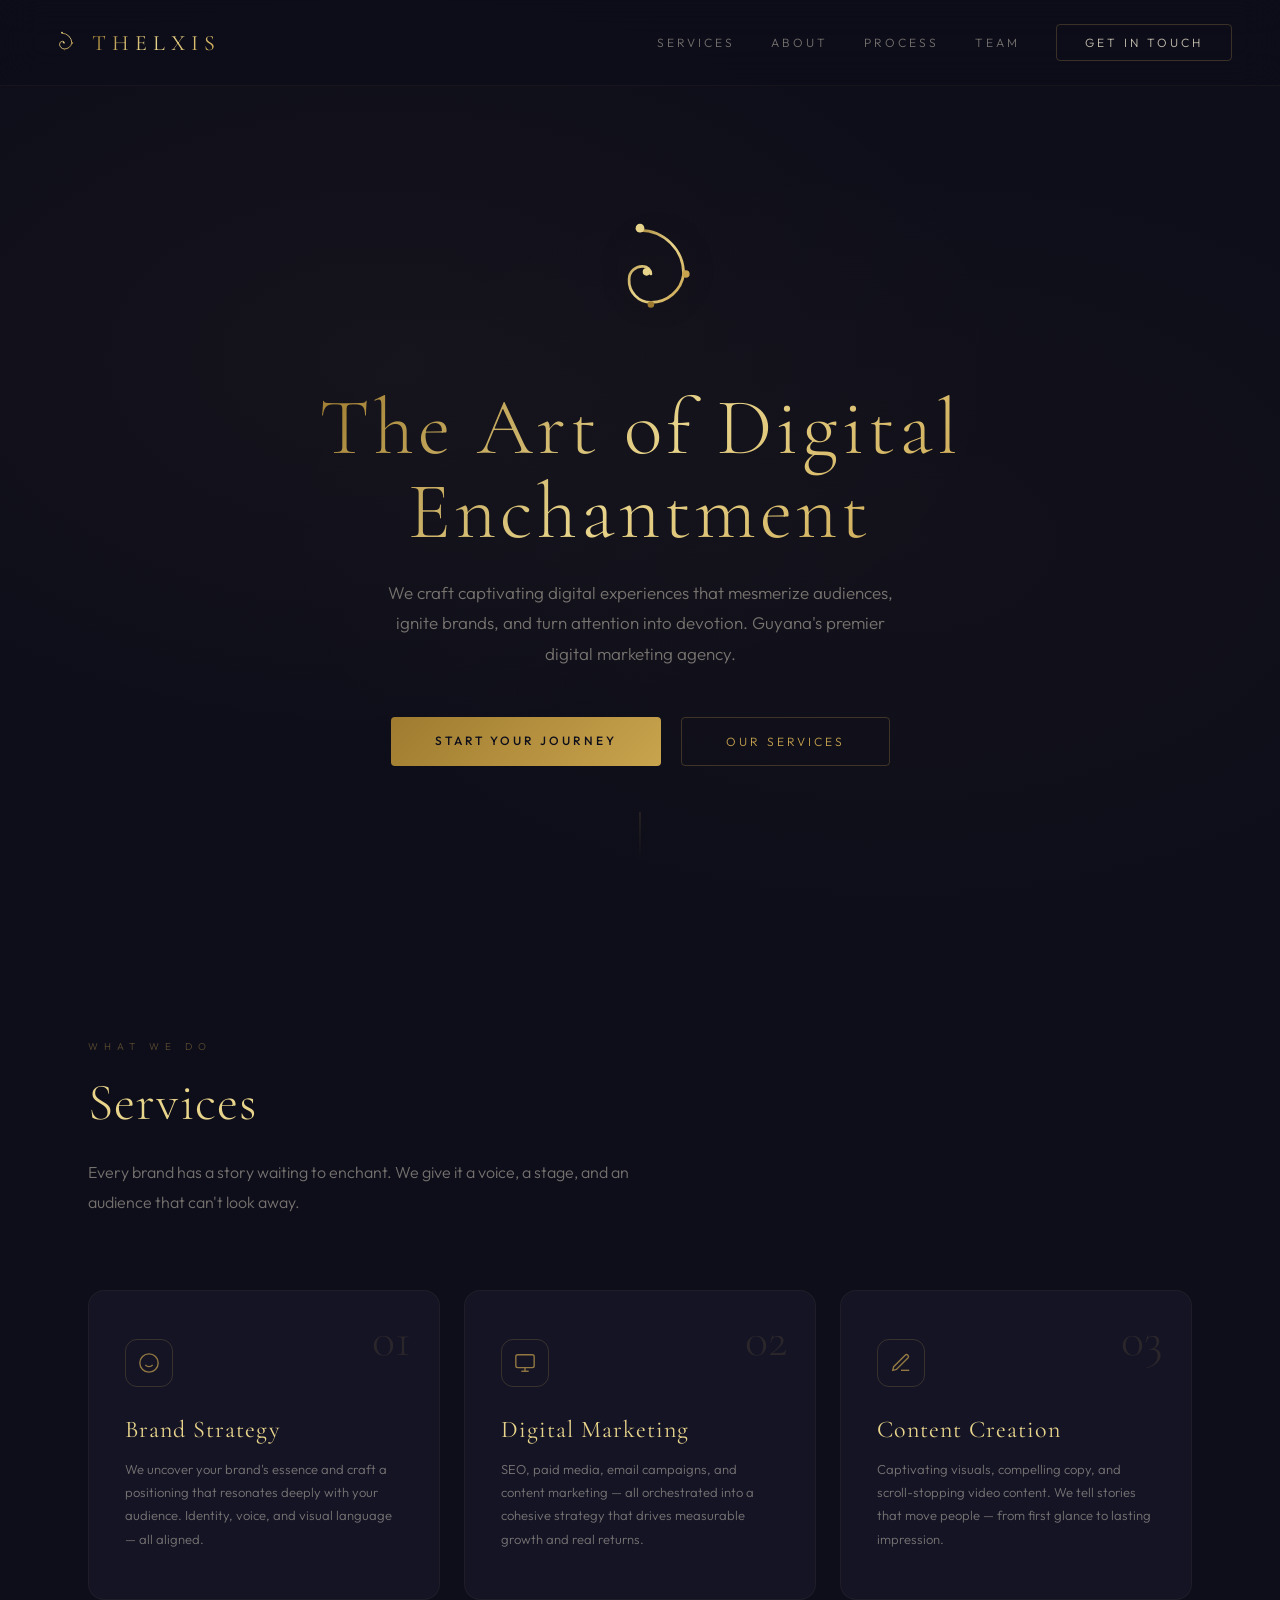
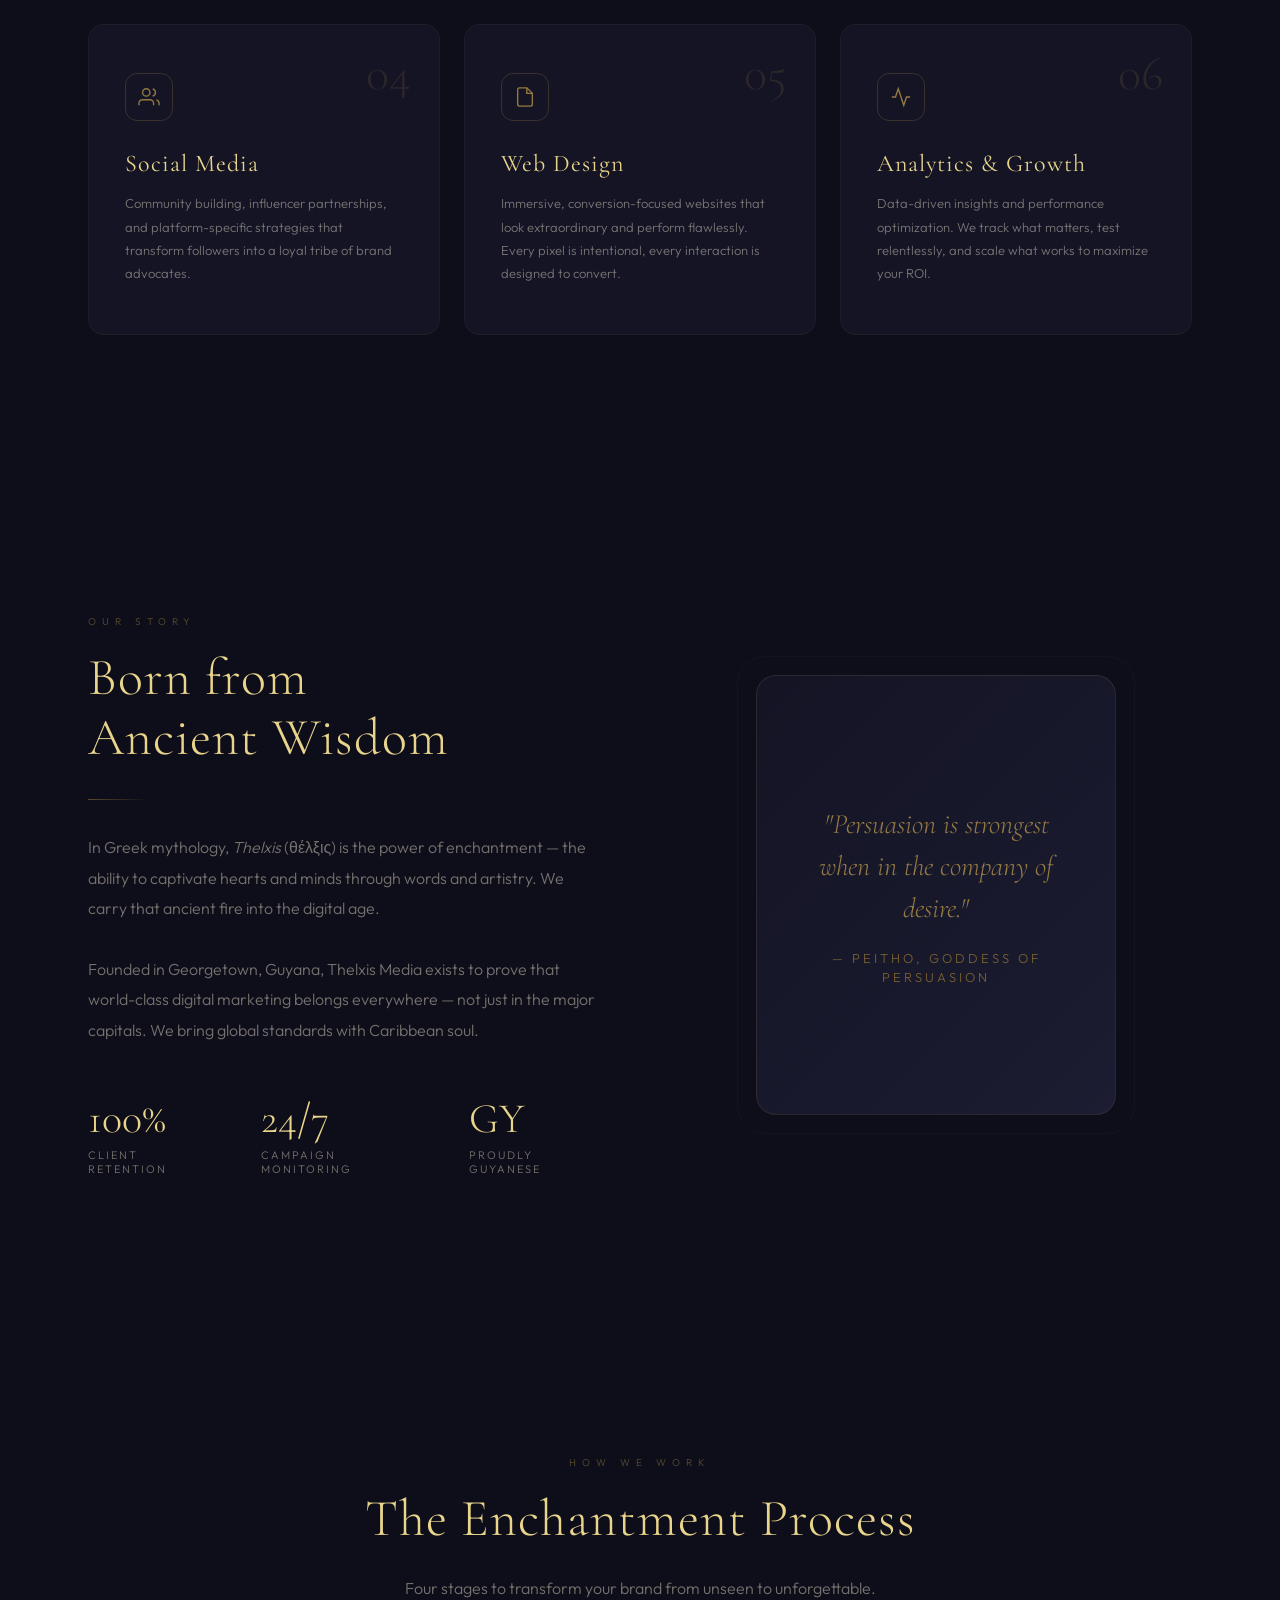
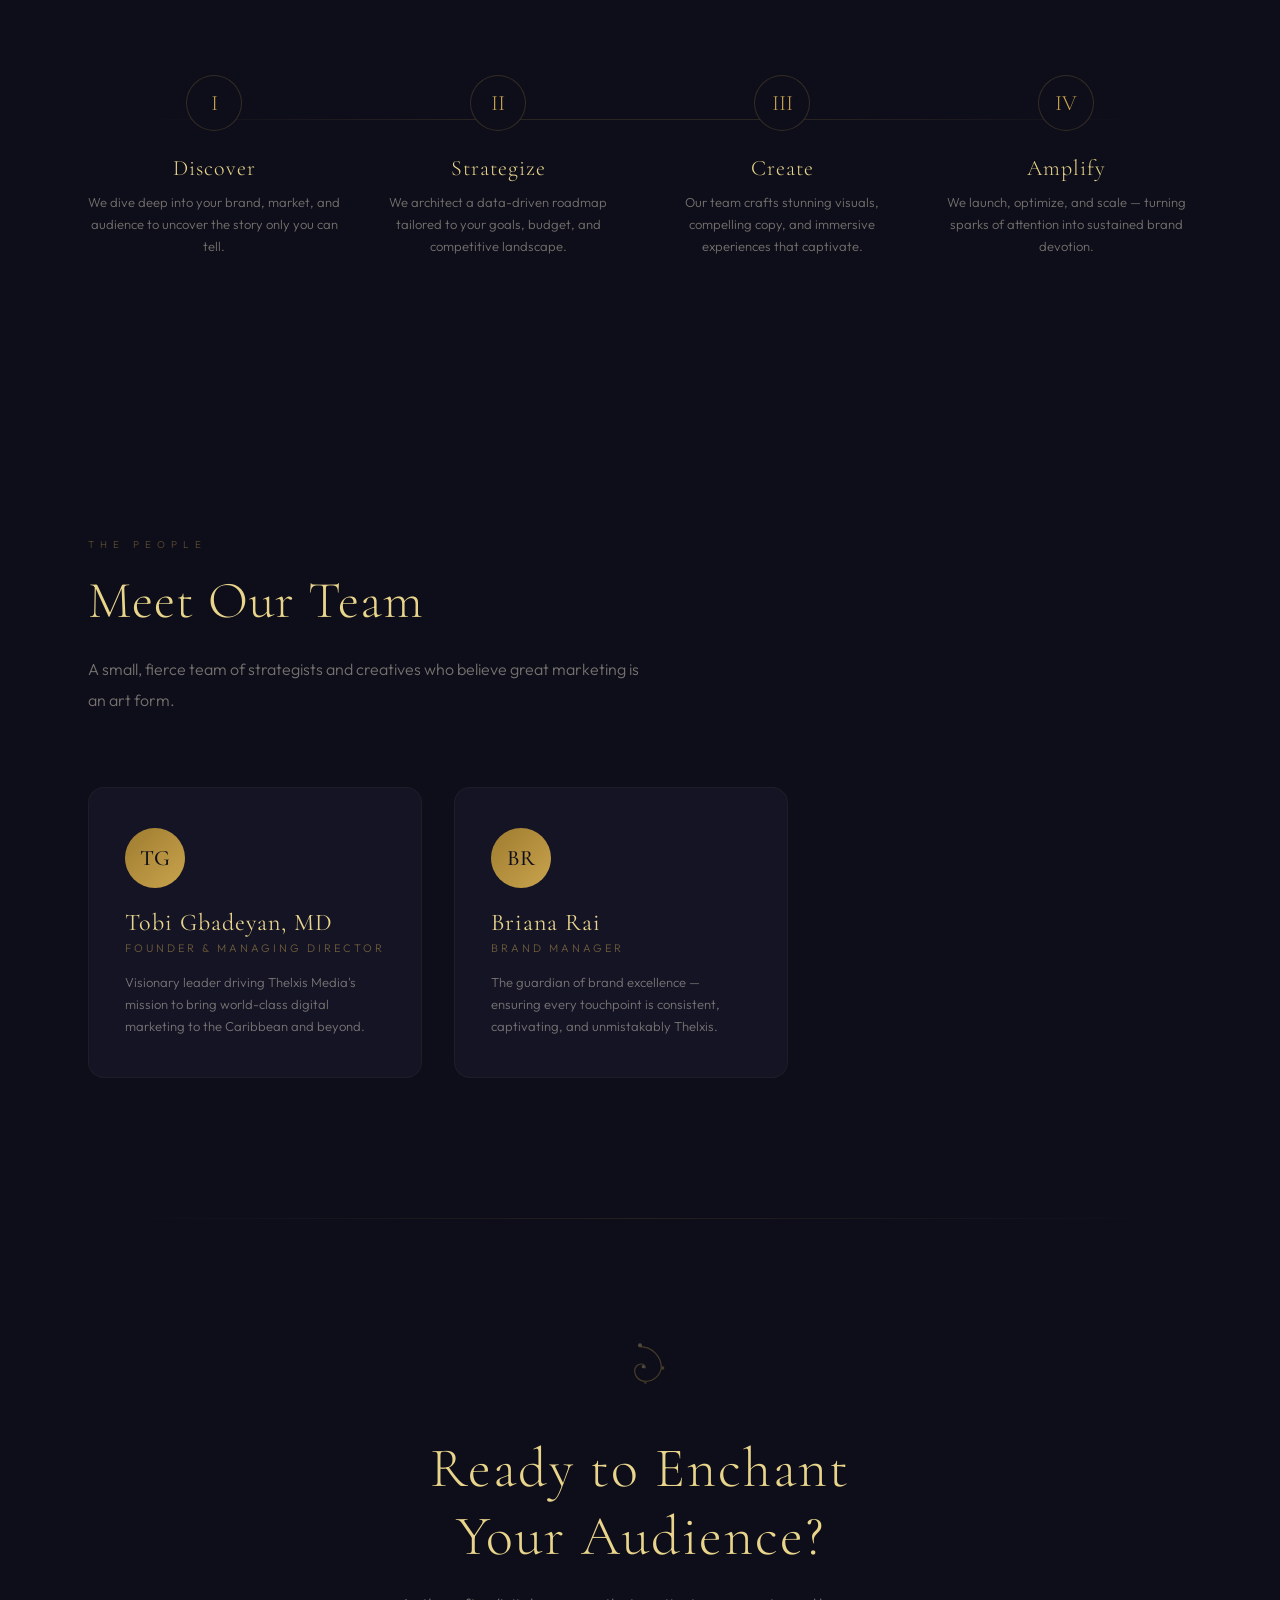
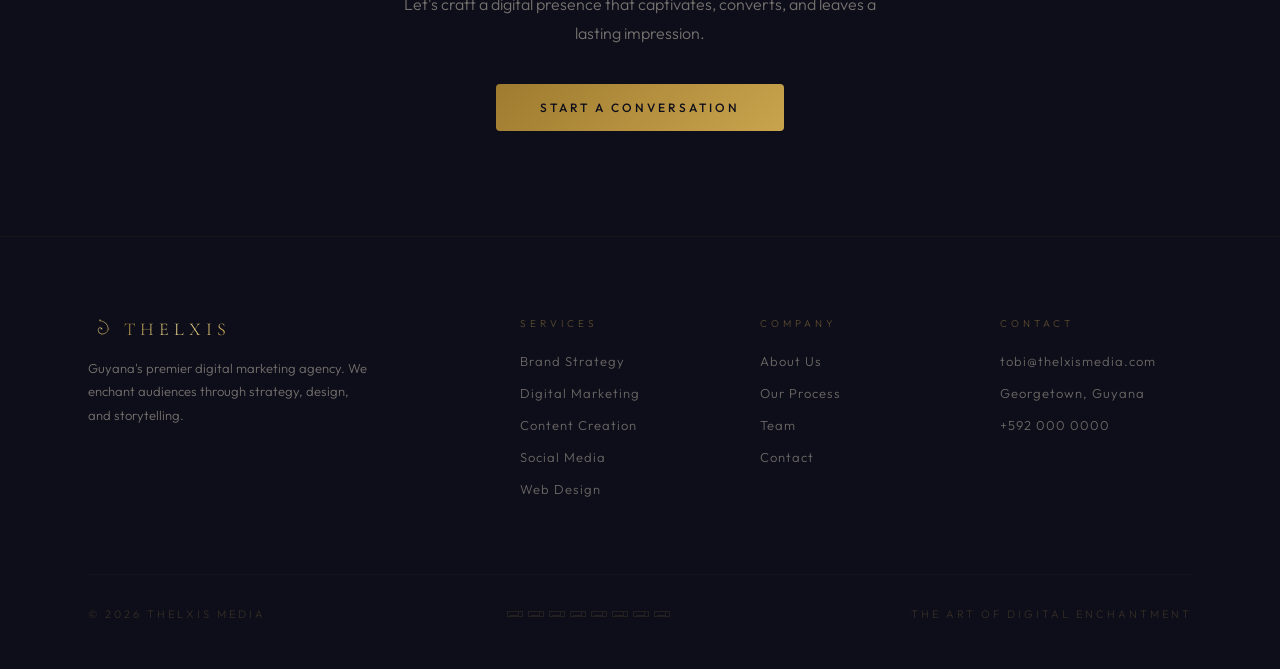
<file: documents/thelxismedia-landing.html>
<!DOCTYPE html>
<html lang="en">
<head>
<meta charset="UTF-8">
<meta name="viewport" content="width=device-width, initial-scale=1.0">
<title>Thelxis Media — The Art of Digital Enchantment</title>
<meta name="description" content="Thelxis Media is a premium digital marketing agency in Guyana. We enchant audiences through strategy, design, and storytelling.">
<link href="https://fonts.googleapis.com/css2?family=Cormorant+Garamond:ital,wght@0,300;0,400;0,500;0,600;1,300;1,400;1,500&family=Outfit:wght@200;300;400;500;600&display=swap" rel="stylesheet">
<style>
:root {
  --navy: #0E0E1A;
  --navy-light: #141425;
  --navy-mid: #1C1C32;
  --navy-surface: #121222;
  --gold: #C9A44E;
  --gold-light: #E8D48B;
  --gold-dark: #9E7B2F;
  --gold-pale: #F5ECD4;
  --cream: #FAF7F0;
  --white: #FFFFFF;
  --gray: #7A7A8E;
  --text-dim: rgba(245,236,212,0.45);
}

* { margin:0; padding:0; box-sizing:border-box; }
html { scroll-behavior: smooth; }

body {
  background: var(--navy);
  color: var(--gold-pale);
  font-family: 'Outfit', sans-serif;
  font-weight: 300;
  overflow-x: hidden;
  -webkit-font-smoothing: antialiased;
}

/* ===== UTILITY ===== */
.container { max-width: 1200px; margin: 0 auto; padding: 0 48px; }
.reveal { opacity: 0; transform: translateY(40px); transition: opacity 0.8s ease, transform 0.8s ease; }
.reveal.visible { opacity: 1; transform: translateY(0); }

/* ===== NAVIGATION ===== */
nav {
  position: fixed; top: 0; left: 0; right: 0; z-index: 100;
  padding: 24px 48px;
  display: flex; align-items: center; justify-content: space-between;
  background: rgba(14,14,26,0.85);
  backdrop-filter: blur(20px);
  -webkit-backdrop-filter: blur(20px);
  border-bottom: 1px solid rgba(201,164,78,0.06);
  transition: padding 0.3s ease;
}

nav.scrolled { padding: 16px 48px; }

.nav-logo {
  display: flex; align-items: center; gap: 16px;
  text-decoration: none;
}

.nav-logo-text {
  font-family: 'Cormorant Garamond', serif;
  font-size: 22px; font-weight: 400;
  letter-spacing: 6px;
  background: linear-gradient(135deg, var(--gold-dark), var(--gold-light), var(--gold));
  -webkit-background-clip: text; -webkit-text-fill-color: transparent; background-clip: text;
}

.nav-links { display: flex; gap: 36px; align-items: center; }

.nav-links a {
  text-decoration: none; color: var(--gold-pale); opacity: 0.45;
  font-size: 12px; letter-spacing: 3px; text-transform: uppercase;
  transition: opacity 0.3s;
}

.nav-links a:hover { opacity: 1; }

.nav-cta {
  padding: 10px 28px !important;
  border: 1px solid rgba(201,164,78,0.3) !important;
  border-radius: 4px;
  opacity: 0.8 !important;
  transition: all 0.3s !important;
}

.nav-cta:hover {
  background: rgba(201,164,78,0.08) !important;
  border-color: var(--gold) !important;
  opacity: 1 !important;
}

/* ===== HERO ===== */
.hero {
  min-height: 100vh;
  display: flex; align-items: center; justify-content: center;
  position: relative; overflow: hidden;
  padding-top: 80px;
}

.hero::before {
  content: '';
  position: absolute; top: 0; left: 0; right: 0; bottom: 0;
  background:
    radial-gradient(ellipse at 30% 40%, rgba(201,164,78,0.04) 0%, transparent 50%),
    radial-gradient(ellipse at 70% 60%, rgba(158,123,47,0.03) 0%, transparent 50%);
}

/* Floating particles */
.particles {
  position: absolute; top: 0; left: 0; right: 0; bottom: 0;
  overflow: hidden; pointer-events: none;
}

.particle {
  position: absolute;
  width: 2px; height: 2px;
  background: var(--gold);
  border-radius: 50%;
  opacity: 0;
  animation: float 12s infinite ease-in-out;
}

@keyframes float {
  0% { opacity: 0; transform: translateY(100vh) scale(0); }
  10% { opacity: 0.4; }
  90% { opacity: 0.1; }
  100% { opacity: 0; transform: translateY(-20vh) scale(1); }
}

.hero-content {
  text-align: center; position: relative; z-index: 2;
  max-width: 800px;
}

.hero-logo { margin-bottom: 48px; }

.hero-logo svg {
  filter: drop-shadow(0 0 60px rgba(201,164,78,0.12));
  animation: heroFadeIn 1.5s ease-out;
}

@keyframes heroFadeIn {
  from { opacity: 0; transform: scale(0.85); }
  to { opacity: 1; transform: scale(1); }
}

@keyframes spiralDraw {
  from { stroke-dashoffset: 300; }
  to { stroke-dashoffset: 0; }
}

.spiral-anim {
  stroke-dasharray: 300;
  animation: spiralDraw 2.5s ease-out forwards;
}

@keyframes dotPulse {
  0%, 100% { opacity: 0.6; r: 4; }
  50% { opacity: 1; r: 5; }
}

.orbit-dot { animation: dotPulse 3s ease-in-out infinite; }
.orbit-dot:nth-of-type(2) { animation-delay: 0.6s; }
.orbit-dot:nth-of-type(3) { animation-delay: 1.2s; }

.hero h1 {
  font-family: 'Cormorant Garamond', serif;
  font-size: 80px; font-weight: 300;
  letter-spacing: 4px; line-height: 1.05;
  background: linear-gradient(135deg, var(--gold-dark), var(--gold-light), var(--gold));
  -webkit-background-clip: text; -webkit-text-fill-color: transparent; background-clip: text;
  margin-bottom: 24px;
  animation: heroFadeIn 1.8s ease-out;
}

.hero p {
  font-size: 17px; line-height: 1.8;
  color: var(--text-dim);
  max-width: 540px; margin: 0 auto 48px;
  animation: heroFadeIn 2.1s ease-out;
}

.hero-cta {
  display: inline-flex; gap: 20px;
  animation: heroFadeIn 2.4s ease-out;
}

.btn-primary {
  padding: 16px 44px;
  background: linear-gradient(135deg, var(--gold-dark), var(--gold));
  color: var(--navy); font-weight: 500;
  font-size: 12px; letter-spacing: 3px; text-transform: uppercase;
  text-decoration: none; border-radius: 4px;
  transition: all 0.4s; border: none; cursor: pointer;
  font-family: 'Outfit', sans-serif;
}

.btn-primary:hover {
  transform: translateY(-2px);
  box-shadow: 0 12px 40px rgba(201,164,78,0.25);
}

.btn-ghost {
  padding: 16px 44px;
  border: 1px solid rgba(201,164,78,0.25);
  color: var(--gold); background: transparent;
  font-size: 12px; letter-spacing: 3px; text-transform: uppercase;
  text-decoration: none; border-radius: 4px;
  transition: all 0.4s; cursor: pointer;
  font-family: 'Outfit', sans-serif;
}

.btn-ghost:hover {
  border-color: var(--gold);
  background: rgba(201,164,78,0.06);
  transform: translateY(-2px);
}

.scroll-indicator {
  position: absolute; bottom: 40px;
  left: 50%; transform: translateX(-50%);
  display: flex; flex-direction: column; align-items: center; gap: 8px;
  opacity: 0.25;
}

.scroll-line {
  width: 1px; height: 48px;
  background: linear-gradient(to bottom, var(--gold), transparent);
  animation: scrollPulse 2s ease-in-out infinite;
}

@keyframes scrollPulse {
  0%, 100% { opacity: 0.3; }
  50% { opacity: 0.8; }
}

/* ===== SECTION COMMON ===== */
.section { padding: 140px 0; }
.section-label {
  font-size: 10px; letter-spacing: 6px;
  color: var(--gold); opacity: 0.4;
  text-transform: uppercase; margin-bottom: 20px;
}
.section-title {
  font-family: 'Cormorant Garamond', serif;
  font-size: 52px; font-weight: 300;
  color: var(--gold-light); margin-bottom: 24px;
  letter-spacing: 1px; line-height: 1.15;
}
.section-desc {
  font-size: 16px; line-height: 1.9;
  color: var(--text-dim); max-width: 560px;
}

.gold-divider {
  width: 60px; height: 1px;
  background: linear-gradient(90deg, var(--gold), transparent);
  margin: 32px 0;
  opacity: 0.4;
}

/* ===== SERVICES ===== */
.services-grid {
  display: grid;
  grid-template-columns: repeat(3, 1fr);
  gap: 24px; margin-top: 72px;
}

.service-card {
  background: var(--navy-light);
  border: 1px solid rgba(201,164,78,0.06);
  border-radius: 16px;
  padding: 48px 36px;
  position: relative; overflow: hidden;
  transition: all 0.5s;
}

.service-card::before {
  content: '';
  position: absolute; top: 0; left: 0; right: 0;
  height: 2px;
  background: linear-gradient(90deg, transparent, var(--gold), transparent);
  opacity: 0; transition: opacity 0.5s;
}

.service-card:hover {
  border-color: rgba(201,164,78,0.15);
  transform: translateY(-6px);
  box-shadow: 0 20px 60px rgba(0,0,0,0.3);
}

.service-card:hover::before { opacity: 0.5; }

.service-number {
  font-family: 'Cormorant Garamond', serif;
  font-size: 48px; font-weight: 300;
  color: var(--gold); opacity: 0.12;
  position: absolute; top: 20px; right: 28px;
}

.service-icon {
  width: 48px; height: 48px;
  border: 1px solid rgba(201,164,78,0.2);
  border-radius: 12px;
  display: flex; align-items: center; justify-content: center;
  margin-bottom: 28px;
}

.service-icon svg { opacity: 0.7; }

.service-title {
  font-family: 'Cormorant Garamond', serif;
  font-size: 24px; font-weight: 400;
  color: var(--gold-light);
  margin-bottom: 14px; letter-spacing: 1px;
}

.service-text {
  font-size: 13px; line-height: 1.8;
  color: var(--text-dim);
}

/* ===== ABOUT / STORY ===== */
.about-layout {
  display: grid;
  grid-template-columns: 1fr 1fr;
  gap: 80px; align-items: center;
}

.about-visual {
  position: relative;
  display: flex; align-items: center; justify-content: center;
  min-height: 500px;
}

.about-frame {
  width: 360px; height: 440px;
  border: 1px solid rgba(201,164,78,0.12);
  border-radius: 20px;
  position: relative;
  display: flex; align-items: center; justify-content: center;
  background: linear-gradient(135deg, var(--navy-light), var(--navy-mid));
}

.about-frame::before {
  content: '';
  position: absolute;
  top: -20px; left: -20px; right: -20px; bottom: -20px;
  border: 1px solid rgba(201,164,78,0.04);
  border-radius: 28px;
}

.about-quote {
  font-family: 'Cormorant Garamond', serif;
  font-size: 28px; font-weight: 300;
  font-style: italic;
  color: var(--gold);
  text-align: center;
  padding: 48px;
  line-height: 1.5;
  opacity: 0.7;
}

.about-quote-attr {
  display: block;
  font-size: 13px; font-style: normal;
  font-family: 'Outfit', sans-serif;
  margin-top: 20px;
  color: var(--gold-dark);
  letter-spacing: 3px;
  font-weight: 300;
}

.stat-row {
  display: flex; gap: 48px;
  margin-top: 48px;
}

.stat {
  text-align: left;
}

.stat-number {
  font-family: 'Cormorant Garamond', serif;
  font-size: 42px; font-weight: 300;
  color: var(--gold-light);
}

.stat-label {
  font-size: 11px; letter-spacing: 2px;
  color: var(--text-dim); margin-top: 4px;
  text-transform: uppercase;
}

/* ===== PROCESS ===== */
.process-steps {
  display: grid;
  grid-template-columns: repeat(4, 1fr);
  gap: 32px; margin-top: 72px;
  position: relative;
}

.process-steps::before {
  content: '';
  position: absolute;
  top: 44px; left: 60px; right: 60px;
  height: 1px;
  background: linear-gradient(90deg, transparent, rgba(201,164,78,0.15), rgba(201,164,78,0.15), transparent);
}

.step {
  text-align: center;
  position: relative;
}

.step-num {
  width: 56px; height: 56px;
  border: 1px solid rgba(201,164,78,0.2);
  border-radius: 50%;
  display: flex; align-items: center; justify-content: center;
  margin: 0 auto 24px;
  font-family: 'Cormorant Garamond', serif;
  font-size: 22px; color: var(--gold);
  background: var(--navy);
  position: relative; z-index: 2;
  transition: all 0.4s;
}

.step:hover .step-num {
  background: rgba(201,164,78,0.08);
  border-color: var(--gold);
}

.step-title {
  font-family: 'Cormorant Garamond', serif;
  font-size: 22px; color: var(--gold-light);
  margin-bottom: 10px; letter-spacing: 1px;
}

.step-text {
  font-size: 13px; line-height: 1.7;
  color: var(--text-dim);
}

/* ===== TEAM ===== */
.team-grid {
  display: grid;
  grid-template-columns: repeat(2, 1fr);
  gap: 32px; margin-top: 72px;
  max-width: 700px;
}

.team-card {
  background: var(--navy-light);
  border: 1px solid rgba(201,164,78,0.06);
  border-radius: 16px;
  padding: 40px 36px;
  transition: all 0.4s;
}

.team-card:hover {
  border-color: rgba(201,164,78,0.15);
  transform: translateY(-4px);
}

.team-initials {
  width: 60px; height: 60px;
  border-radius: 50%;
  background: linear-gradient(135deg, var(--gold-dark), var(--gold));
  display: flex; align-items: center; justify-content: center;
  font-family: 'Cormorant Garamond', serif;
  font-size: 22px; font-weight: 500;
  color: var(--navy);
  margin-bottom: 20px;
}

.team-name {
  font-family: 'Cormorant Garamond', serif;
  font-size: 24px; font-weight: 400;
  color: var(--gold-light);
  letter-spacing: 1px;
}

.team-role {
  font-size: 11px; letter-spacing: 3px;
  color: var(--gold); opacity: 0.5;
  text-transform: uppercase; margin-top: 4px;
}

.team-bio {
  font-size: 13px; line-height: 1.7;
  color: var(--text-dim); margin-top: 16px;
}

/* ===== CTA BANNER ===== */
.cta-section {
  padding: 120px 0;
  text-align: center;
  position: relative;
}

.cta-section::before {
  content: '';
  position: absolute; top: 0; left: 10%; right: 10%;
  height: 1px;
  background: linear-gradient(90deg, transparent, rgba(201,164,78,0.12), transparent);
}

.cta-title {
  font-family: 'Cormorant Garamond', serif;
  font-size: 56px; font-weight: 300;
  color: var(--gold-light);
  margin-bottom: 20px; letter-spacing: 2px;
}

.cta-text {
  font-size: 16px; line-height: 1.8;
  color: var(--text-dim);
  max-width: 480px; margin: 0 auto 48px;
}

/* ===== FOOTER ===== */
footer {
  padding: 80px 0 48px;
  border-top: 1px solid rgba(201,164,78,0.06);
}

.footer-grid {
  display: grid;
  grid-template-columns: 2fr 1fr 1fr 1fr;
  gap: 48px; margin-bottom: 64px;
}

.footer-brand p {
  font-size: 13px; line-height: 1.8;
  color: var(--text-dim); margin-top: 16px;
  max-width: 280px;
}

.footer-heading {
  font-size: 10px; letter-spacing: 4px;
  color: var(--gold); opacity: 0.4;
  text-transform: uppercase; margin-bottom: 20px;
}

.footer-links { list-style: none; }
.footer-links li { margin-bottom: 12px; }
.footer-links a {
  text-decoration: none; color: var(--gold-pale);
  opacity: 0.4; font-size: 13px;
  transition: opacity 0.3s; letter-spacing: 1px;
}
.footer-links a:hover { opacity: 0.9; }

.footer-bottom {
  display: flex; justify-content: space-between; align-items: center;
  padding-top: 32px;
  border-top: 1px solid rgba(201,164,78,0.04);
}

.footer-copy {
  font-size: 11px; color: var(--gold); opacity: 0.2;
  letter-spacing: 3px;
}

.footer-greek {
  display: flex; gap: 5px; opacity: 0.12;
}

.footer-greek span {
  display: block; width: 16px; height: 6px;
  border: 1px solid var(--gold);
}

.footer-greek span::after {
  content: '';
  display: block; width: 8px; height: 3px;
  border-right: 1px solid var(--gold);
  border-bottom: 1px solid var(--gold);
  margin-top: 0.5px; margin-left: 1.5px;
}

/* ===== RESPONSIVE ===== */
@media (max-width: 900px) {
  .hero h1 { font-size: 44px; }
  .section-title { font-size: 36px; }
  .services-grid { grid-template-columns: 1fr; }
  .about-layout { grid-template-columns: 1fr; gap: 40px; }
  .about-visual { display: none; }
  .process-steps { grid-template-columns: 1fr 1fr; }
  .process-steps::before { display: none; }
  .team-grid { grid-template-columns: 1fr; }
  .footer-grid { grid-template-columns: 1fr 1fr; }
  .container { padding: 0 24px; }
  nav { padding: 16px 24px; }
  .nav-links { gap: 20px; }
  .hero-cta { flex-direction: column; gap: 12px; }
}

@media (max-width: 600px) {
  .nav-links a:not(.nav-cta) { display: none; }
  .hero h1 { font-size: 34px; }
  .cta-title { font-size: 36px; }
  .process-steps { grid-template-columns: 1fr; }
  .footer-grid { grid-template-columns: 1fr; }
  .stat-row { flex-direction: column; gap: 24px; }
}
</style>
</head>
<body>

<!-- NAV -->
<nav id="nav">
  <a href="#" class="nav-logo">
    <svg width="28" height="28" viewBox="-40 -40 80 80">
      <defs><linearGradient id="ng" x1="0" y1="0" x2="1" y2="1"><stop offset="0%" stop-color="#9E7B2F"/><stop offset="50%" stop-color="#E8D48B"/><stop offset="100%" stop-color="#C9A44E"/></linearGradient></defs>
      <path d="M0,-28 A28,28 0 0,1 28,0 A21,21 0 0,1 7,17 A14,14 0 0,1 -7,3 A9,9 0 0,1 2,-5 A5,5 0 0,1 7,0" fill="none" stroke="url(#ng)" stroke-width="2.5" stroke-linecap="round"/>
      <circle cx="0" cy="-30" r="2.5" fill="#E8D48B"/>
      <circle cx="30" cy="0" r="2" fill="#C9A44E"/>
      <circle cx="7" cy="19" r="1.5" fill="#9E7B2F"/>
      <circle cx="4" cy="-1" r="2" fill="#E8D48B"/>
    </svg>
    <span class="nav-logo-text">THELXIS</span>
  </a>
  <div class="nav-links">
    <a href="#services">Services</a>
    <a href="#about">About</a>
    <a href="#process">Process</a>
    <a href="#team">Team</a>
    <a href="#contact" class="nav-cta">Get in Touch</a>
  </div>
</nav>

<!-- HERO -->
<section class="hero">
  <div class="particles" id="particles"></div>
  <div class="hero-content">
    <div class="hero-logo">
      <svg width="120" height="120" viewBox="-55 -55 110 110">
        <defs><linearGradient id="hg" x1="0" y1="0" x2="1" y2="1"><stop offset="0%" stop-color="#9E7B2F"/><stop offset="50%" stop-color="#E8D48B"/><stop offset="100%" stop-color="#C9A44E"/></linearGradient></defs>
        <path class="spiral-anim" d="M0,-40 A40,40 0 0,1 40,0 A30,30 0 0,1 10,26 A20,20 0 0,1 -10,5 A12,12 0 0,1 3,-7 A7,7 0 0,1 10,0" fill="none" stroke="url(#hg)" stroke-width="2.5" stroke-linecap="round"/>
        <circle class="orbit-dot" cx="0" cy="-42" r="4" fill="#E8D48B"/>
        <circle class="orbit-dot" cx="42" cy="0" r="3.5" fill="#C9A44E"/>
        <circle class="orbit-dot" cx="10" cy="28" r="3" fill="#9E7B2F"/>
        <circle cx="6" cy="-2" r="3.5" fill="#E8D48B"/>
      </svg>
    </div>
    <h1>The Art of Digital<br>Enchantment</h1>
    <p>We craft captivating digital experiences that mesmerize audiences, ignite brands, and turn attention into devotion. Guyana's premier digital marketing agency.</p>
    <div class="hero-cta">
      <a href="#contact" class="btn-primary">Start Your Journey</a>
      <a href="#services" class="btn-ghost">Our Services</a>
    </div>
  </div>
  <div class="scroll-indicator">
    <div class="scroll-line"></div>
  </div>
</section>

<!-- SERVICES -->
<section class="section" id="services">
  <div class="container">
    <div class="reveal">
      <div class="section-label">What We Do</div>
      <div class="section-title">Services</div>
      <div class="section-desc">Every brand has a story waiting to enchant. We give it a voice, a stage, and an audience that can't look away.</div>
    </div>
    <div class="services-grid">
      <div class="service-card reveal" style="transition-delay:0.1s">
        <div class="service-number">01</div>
        <div class="service-icon">
          <svg width="22" height="22" viewBox="0 0 24 24" fill="none" stroke="#C9A44E" stroke-width="1.5"><circle cx="12" cy="12" r="10"/><path d="M8 14s1.5 2 4 2 4-2 4-2"/><line x1="9" y1="9" x2="9.01" y2="9"/><line x1="15" y1="9" x2="15.01" y2="9"/></svg>
        </div>
        <div class="service-title">Brand Strategy</div>
        <div class="service-text">We uncover your brand's essence and craft a positioning that resonates deeply with your audience. Identity, voice, and visual language — all aligned.</div>
      </div>
      <div class="service-card reveal" style="transition-delay:0.2s">
        <div class="service-number">02</div>
        <div class="service-icon">
          <svg width="22" height="22" viewBox="0 0 24 24" fill="none" stroke="#C9A44E" stroke-width="1.5"><rect x="2" y="3" width="20" height="14" rx="2"/><line x1="8" y1="21" x2="16" y2="21"/><line x1="12" y1="17" x2="12" y2="21"/></svg>
        </div>
        <div class="service-title">Digital Marketing</div>
        <div class="service-text">SEO, paid media, email campaigns, and content marketing — all orchestrated into a cohesive strategy that drives measurable growth and real returns.</div>
      </div>
      <div class="service-card reveal" style="transition-delay:0.3s">
        <div class="service-number">03</div>
        <div class="service-icon">
          <svg width="22" height="22" viewBox="0 0 24 24" fill="none" stroke="#C9A44E" stroke-width="1.5"><path d="M12 20h9"/><path d="M16.5 3.5a2.1 2.1 0 0 1 3 3L7 19l-4 1 1-4Z"/></svg>
        </div>
        <div class="service-title">Content Creation</div>
        <div class="service-text">Captivating visuals, compelling copy, and scroll-stopping video content. We tell stories that move people — from first glance to lasting impression.</div>
      </div>
      <div class="service-card reveal" style="transition-delay:0.4s">
        <div class="service-number">04</div>
        <div class="service-icon">
          <svg width="22" height="22" viewBox="0 0 24 24" fill="none" stroke="#C9A44E" stroke-width="1.5"><path d="M17 21v-2a4 4 0 0 0-4-4H5a4 4 0 0 0-4 4v2"/><circle cx="9" cy="7" r="4"/><path d="M23 21v-2a4 4 0 0 0-3-3.87"/><path d="M16 3.13a4 4 0 0 1 0 7.75"/></svg>
        </div>
        <div class="service-title">Social Media</div>
        <div class="service-text">Community building, influencer partnerships, and platform-specific strategies that transform followers into a loyal tribe of brand advocates.</div>
      </div>
      <div class="service-card reveal" style="transition-delay:0.5s">
        <div class="service-number">05</div>
        <div class="service-icon">
          <svg width="22" height="22" viewBox="0 0 24 24" fill="none" stroke="#C9A44E" stroke-width="1.5"><path d="M14 2H6a2 2 0 0 0-2 2v16a2 2 0 0 0 2 2h12a2 2 0 0 0 2-2V8z"/><polyline points="14 2 14 8 20 8"/></svg>
        </div>
        <div class="service-title">Web Design</div>
        <div class="service-text">Immersive, conversion-focused websites that look extraordinary and perform flawlessly. Every pixel is intentional, every interaction is designed to convert.</div>
      </div>
      <div class="service-card reveal" style="transition-delay:0.6s">
        <div class="service-number">06</div>
        <div class="service-icon">
          <svg width="22" height="22" viewBox="0 0 24 24" fill="none" stroke="#C9A44E" stroke-width="1.5"><path d="M22 12h-4l-3 9L9 3l-3 9H2"/></svg>
        </div>
        <div class="service-title">Analytics & Growth</div>
        <div class="service-text">Data-driven insights and performance optimization. We track what matters, test relentlessly, and scale what works to maximize your ROI.</div>
      </div>
    </div>
  </div>
</section>

<!-- ABOUT -->
<section class="section" id="about">
  <div class="container">
    <div class="about-layout">
      <div class="reveal">
        <div class="section-label">Our Story</div>
        <div class="section-title">Born from<br>Ancient Wisdom</div>
        <div class="gold-divider"></div>
        <div class="section-desc">
          In Greek mythology, <em>Thelxis</em> (θέλξις) is the power of enchantment — the ability to captivate hearts and minds through words and artistry. We carry that ancient fire into the digital age.<br><br>
          Founded in Georgetown, Guyana, Thelxis Media exists to prove that world-class digital marketing belongs everywhere — not just in the major capitals. We bring global standards with Caribbean soul.
        </div>
        <div class="stat-row">
          <div class="stat">
            <div class="stat-number">100%</div>
            <div class="stat-label">Client Retention</div>
          </div>
          <div class="stat">
            <div class="stat-number">24/7</div>
            <div class="stat-label">Campaign Monitoring</div>
          </div>
          <div class="stat">
            <div class="stat-number">GY</div>
            <div class="stat-label">Proudly Guyanese</div>
          </div>
        </div>
      </div>
      <div class="about-visual reveal" style="transition-delay:0.3s">
        <div class="about-frame">
          <div class="about-quote">
            "Persuasion is strongest when in the company of desire."
            <span class="about-quote-attr">— PEITHO, GODDESS OF PERSUASION</span>
          </div>
        </div>
      </div>
    </div>
  </div>
</section>

<!-- PROCESS -->
<section class="section" id="process">
  <div class="container">
    <div class="reveal" style="text-align:center;">
      <div class="section-label">How We Work</div>
      <div class="section-title">The Enchantment Process</div>
      <div class="section-desc" style="margin:0 auto;">Four stages to transform your brand from unseen to unforgettable.</div>
    </div>
    <div class="process-steps">
      <div class="step reveal" style="transition-delay:0.1s">
        <div class="step-num">I</div>
        <div class="step-title">Discover</div>
        <div class="step-text">We dive deep into your brand, market, and audience to uncover the story only you can tell.</div>
      </div>
      <div class="step reveal" style="transition-delay:0.2s">
        <div class="step-num">II</div>
        <div class="step-title">Strategize</div>
        <div class="step-text">We architect a data-driven roadmap tailored to your goals, budget, and competitive landscape.</div>
      </div>
      <div class="step reveal" style="transition-delay:0.3s">
        <div class="step-num">III</div>
        <div class="step-title">Create</div>
        <div class="step-text">Our team crafts stunning visuals, compelling copy, and immersive experiences that captivate.</div>
      </div>
      <div class="step reveal" style="transition-delay:0.4s">
        <div class="step-num">IV</div>
        <div class="step-title">Amplify</div>
        <div class="step-text">We launch, optimize, and scale — turning sparks of attention into sustained brand devotion.</div>
      </div>
    </div>
  </div>
</section>

<!-- TEAM -->
<section class="section" id="team">
  <div class="container">
    <div class="reveal">
      <div class="section-label">The People</div>
      <div class="section-title">Meet Our Team</div>
      <div class="section-desc">A small, fierce team of strategists and creatives who believe great marketing is an art form.</div>
    </div>
    <div class="team-grid">
      <div class="team-card reveal" style="transition-delay:0.1s">
        <div class="team-initials">TG</div>
        <div class="team-name">Tobi Gbadeyan, MD</div>
        <div class="team-role">Founder & Managing Director</div>
        <div class="team-bio">Visionary leader driving Thelxis Media's mission to bring world-class digital marketing to the Caribbean and beyond.</div>
      </div>
      <div class="team-card reveal" style="transition-delay:0.2s">
        <div class="team-initials">BR</div>
        <div class="team-name">Briana Rai</div>
        <div class="team-role">Brand Manager</div>
        <div class="team-bio">The guardian of brand excellence — ensuring every touchpoint is consistent, captivating, and unmistakably Thelxis.</div>
      </div>
    </div>
  </div>
</section>

<!-- CTA -->
<section class="cta-section" id="contact">
  <div class="container">
    <div class="reveal">
      <svg width="60" height="60" viewBox="-45 -45 90 90" style="margin-bottom:32px;opacity:0.3;">
        <path d="M0,-32 A32,32 0 0,1 32,0 A24,24 0 0,1 8,20 A16,16 0 0,1 -8,4 A10,10 0 0,1 2,-6 A6,6 0 0,1 8,0" fill="none" stroke="#C9A44E" stroke-width="1.8" stroke-linecap="round"/>
        <circle cx="0" cy="-34" r="3" fill="#E8D48B"/>
        <circle cx="34" cy="0" r="2.5" fill="#C9A44E"/>
        <circle cx="8" cy="22" r="2" fill="#9E7B2F"/>
        <circle cx="5" cy="-2" r="2.5" fill="#E8D48B"/>
      </svg>
      <div class="cta-title">Ready to Enchant<br>Your Audience?</div>
      <div class="cta-text">Let's craft a digital presence that captivates, converts, and leaves a lasting impression.</div>
      <a href="mailto:tobi@thelxismedia.com" class="btn-primary">Start a Conversation</a>
    </div>
  </div>
</section>

<!-- FOOTER -->
<footer>
  <div class="container">
    <div class="footer-grid">
      <div class="footer-brand">
        <div style="display:flex;align-items:center;gap:12px;">
          <svg width="24" height="24" viewBox="-38 -38 76 76">
            <defs><linearGradient id="fg" x1="0" y1="0" x2="1" y2="1"><stop offset="0%" stop-color="#9E7B2F"/><stop offset="50%" stop-color="#E8D48B"/><stop offset="100%" stop-color="#C9A44E"/></linearGradient></defs>
            <path d="M0,-26 A26,26 0 0,1 26,0 A19,19 0 0,1 6,16 A13,13 0 0,1 -6,3 A8,8 0 0,1 2,-5 A5,5 0 0,1 6,0" fill="none" stroke="url(#fg)" stroke-width="2" stroke-linecap="round"/>
            <circle cx="0" cy="-28" r="2" fill="#E8D48B"/>
            <circle cx="28" cy="0" r="1.5" fill="#C9A44E"/>
            <circle cx="6" cy="18" r="1.5" fill="#9E7B2F"/>
            <circle cx="4" cy="-1" r="2" fill="#E8D48B"/>
          </svg>
          <span style="font-family:'Cormorant Garamond',serif;font-size:18px;letter-spacing:5px;background:linear-gradient(135deg,#9E7B2F,#E8D48B,#C9A44E);-webkit-background-clip:text;-webkit-text-fill-color:transparent;background-clip:text;">THELXIS</span>
        </div>
        <p>Guyana's premier digital marketing agency. We enchant audiences through strategy, design, and storytelling.</p>
      </div>
      <div>
        <div class="footer-heading">Services</div>
        <ul class="footer-links">
          <li><a href="#">Brand Strategy</a></li>
          <li><a href="#">Digital Marketing</a></li>
          <li><a href="#">Content Creation</a></li>
          <li><a href="#">Social Media</a></li>
          <li><a href="#">Web Design</a></li>
        </ul>
      </div>
      <div>
        <div class="footer-heading">Company</div>
        <ul class="footer-links">
          <li><a href="#about">About Us</a></li>
          <li><a href="#process">Our Process</a></li>
          <li><a href="#team">Team</a></li>
          <li><a href="#contact">Contact</a></li>
        </ul>
      </div>
      <div>
        <div class="footer-heading">Contact</div>
        <ul class="footer-links">
          <li><a href="mailto:tobi@thelxismedia.com">tobi@thelxismedia.com</a></li>
          <li><a href="#">Georgetown, Guyana</a></li>
          <li><a href="#">+592 000 0000</a></li>
        </ul>
      </div>
    </div>
    <div class="footer-bottom">
      <div class="footer-copy">&copy; 2026 THELXIS MEDIA</div>
      <div class="footer-greek">
        <span></span><span></span><span></span><span></span><span></span>
        <span></span><span></span><span></span>
      </div>
      <div class="footer-copy">THE ART OF DIGITAL ENCHANTMENT</div>
    </div>
  </div>
</footer>

<script>
// Scroll reveal
const reveals = document.querySelectorAll('.reveal');
const observer = new IntersectionObserver((entries) => {
  entries.forEach(e => { if (e.isIntersecting) e.target.classList.add('visible'); });
}, { threshold: 0.15 });
reveals.forEach(el => observer.observe(el));

// Nav shrink
window.addEventListener('scroll', () => {
  document.getElementById('nav').classList.toggle('scrolled', window.scrollY > 50);
});

// Floating particles
const pc = document.getElementById('particles');
for (let i = 0; i < 30; i++) {
  const p = document.createElement('div');
  p.className = 'particle';
  p.style.left = Math.random() * 100 + '%';
  p.style.animationDelay = Math.random() * 12 + 's';
  p.style.animationDuration = (8 + Math.random() * 8) + 's';
  p.style.width = p.style.height = (1 + Math.random() * 2) + 'px';
  pc.appendChild(p);
}
</script>

</body>
</html>
</file>
